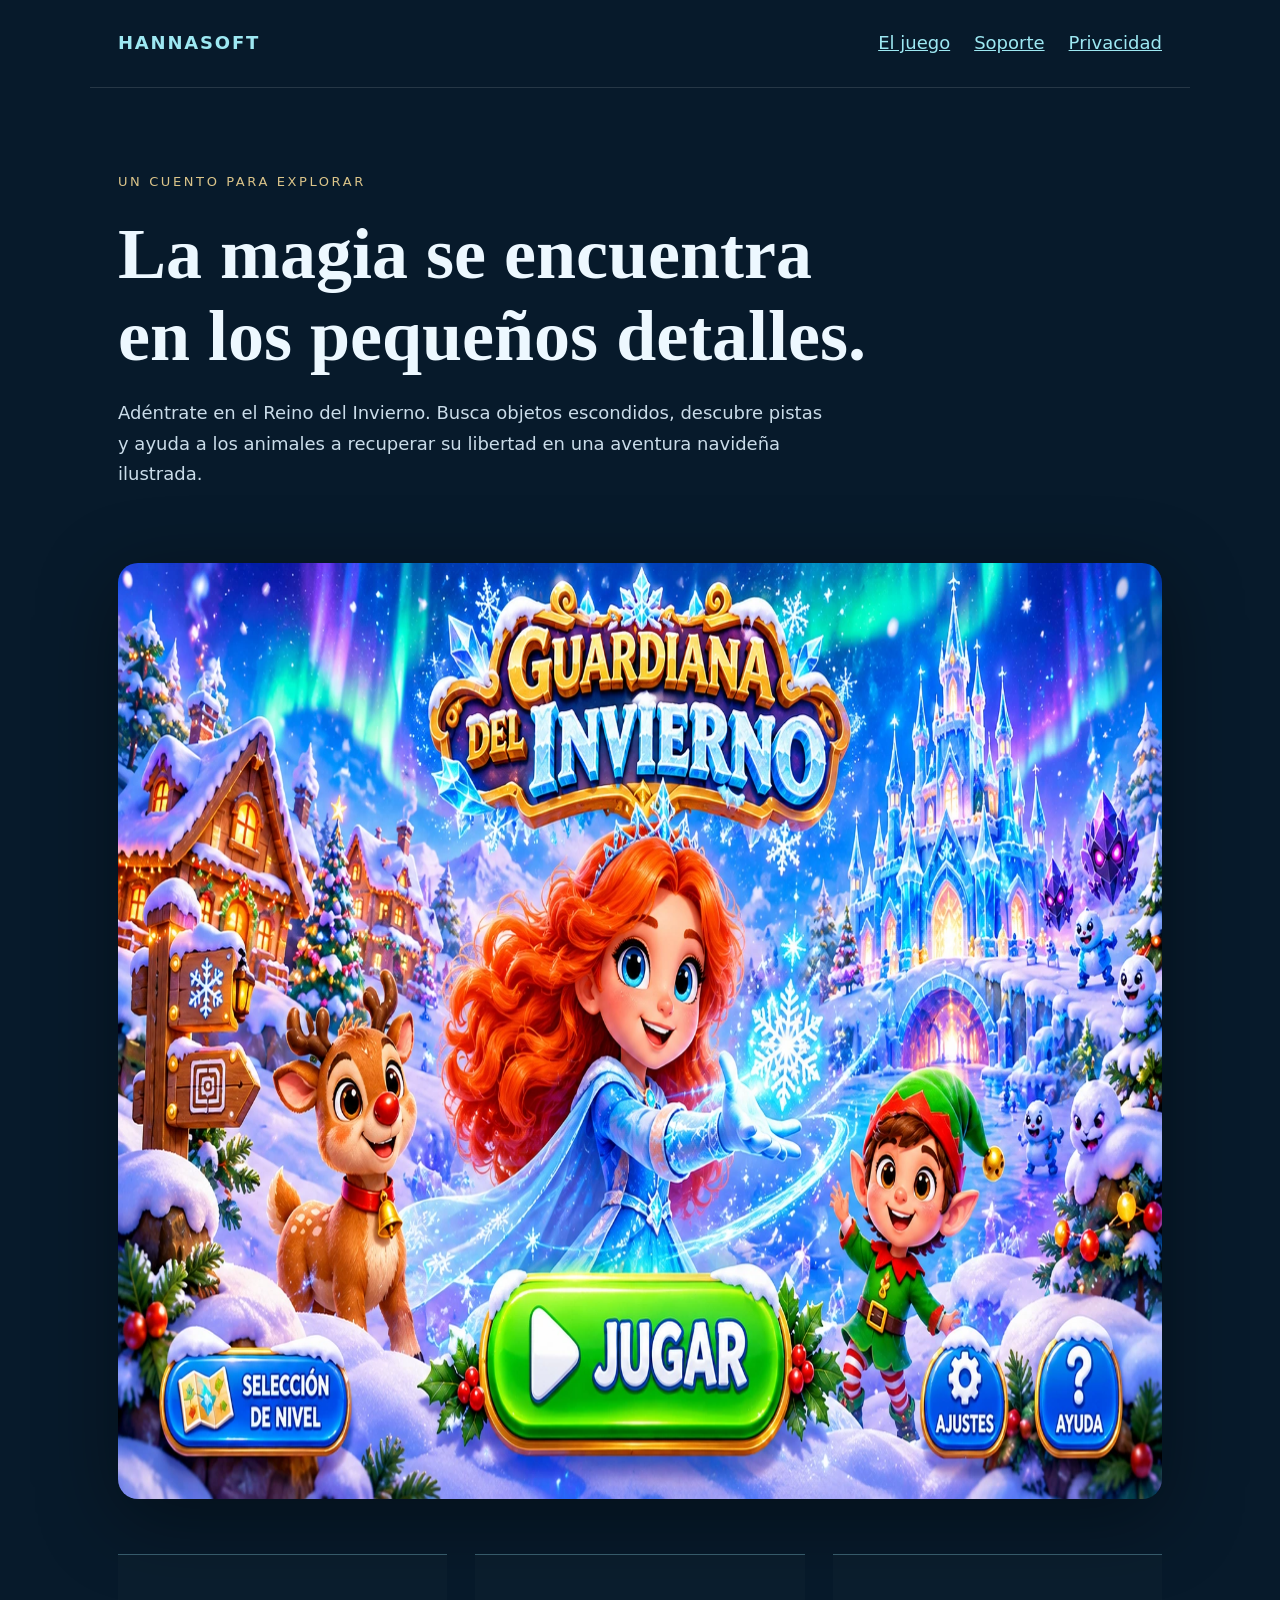
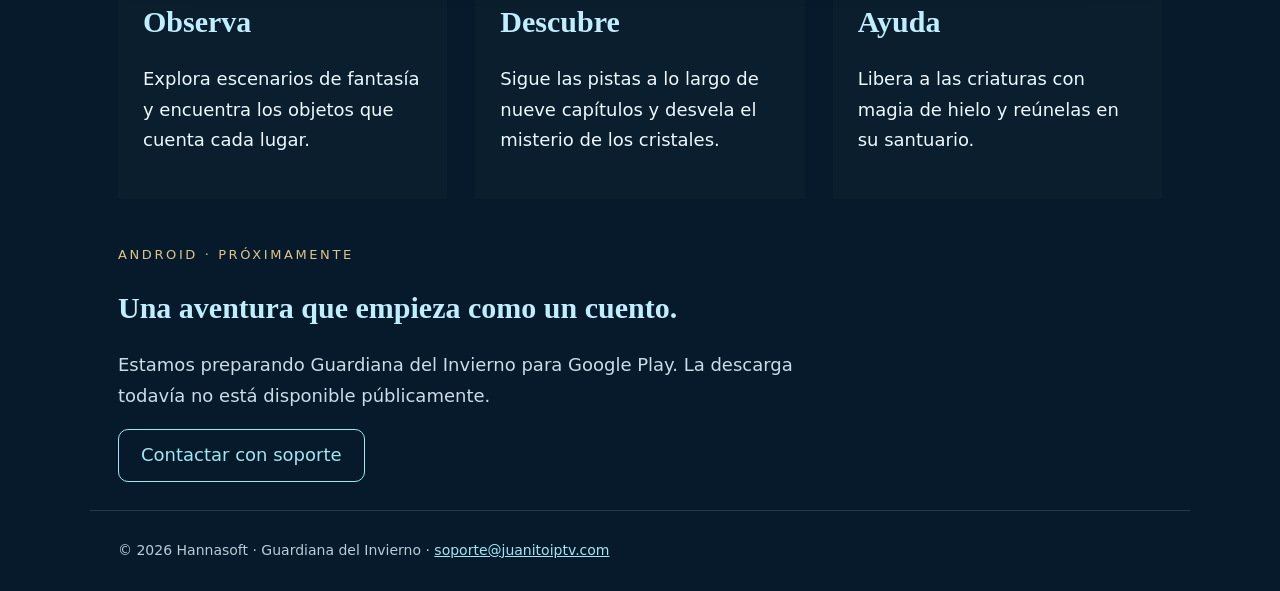
<file: index.html>
<!doctype html><html lang="es"><head><meta charset="utf-8"><meta name="viewport" content="width=device-width,initial-scale=1"><meta name="description" content="Hannasoft. Guardiana del Invierno: una aventura ilustrada de objetos ocultos y magia invernal."><title>Guardiana del Invierno · Hannasoft</title><link rel="stylesheet" href="style.css"></head><body><header><a href="index.html" style="text-decoration:none;font-weight:750;letter-spacing:.1em">HANNASOFT</a><nav><a href="index.html">El juego</a><a href="soporte.html">Soporte</a><a href="privacidad.html">Privacidad</a></nav></header><main><section class="hero"><div class="eyebrow">Un cuento para explorar</div><h1>La magia se encuentra<br>en los pequeños detalles.</h1><p class="intro">Adéntrate en el Reino del Invierno. Busca objetos escondidos, descubre pistas y ayuda a los animales a recuperar su libertad en una aventura navideña ilustrada.</p></section><img class="cover" src="cover.webp" alt="La Guardiana del Invierno, su reno y su duende ante un castillo de hielo bajo las auroras" width="1664" height="936"><section class="grid"><article class="card"><h2>Observa</h2><p>Explora escenarios de fantasía y encuentra los objetos que cuenta cada lugar.</p></article><article class="card"><h2>Descubre</h2><p>Sigue las pistas a lo largo de nueve capítulos y desvela el misterio de los cristales.</p></article><article class="card"><h2>Ayuda</h2><p>Libera a las criaturas con magia de hielo y reúnelas en su santuario.</p></article></section><section><div class="eyebrow">Android · Próximamente</div><h2>Una aventura que empieza como un cuento.</h2><p class="intro">Estamos preparando Guardiana del Invierno para Google Play. La descarga todavía no está disponible públicamente.</p><a class="button" href="soporte.html">Contactar con soporte</a></section></main><footer>© 2026 Hannasoft · Guardiana del Invierno · <a href="mailto:soporte@juanitoiptv.com">soporte@juanitoiptv.com</a></footer></body></html>
</file>
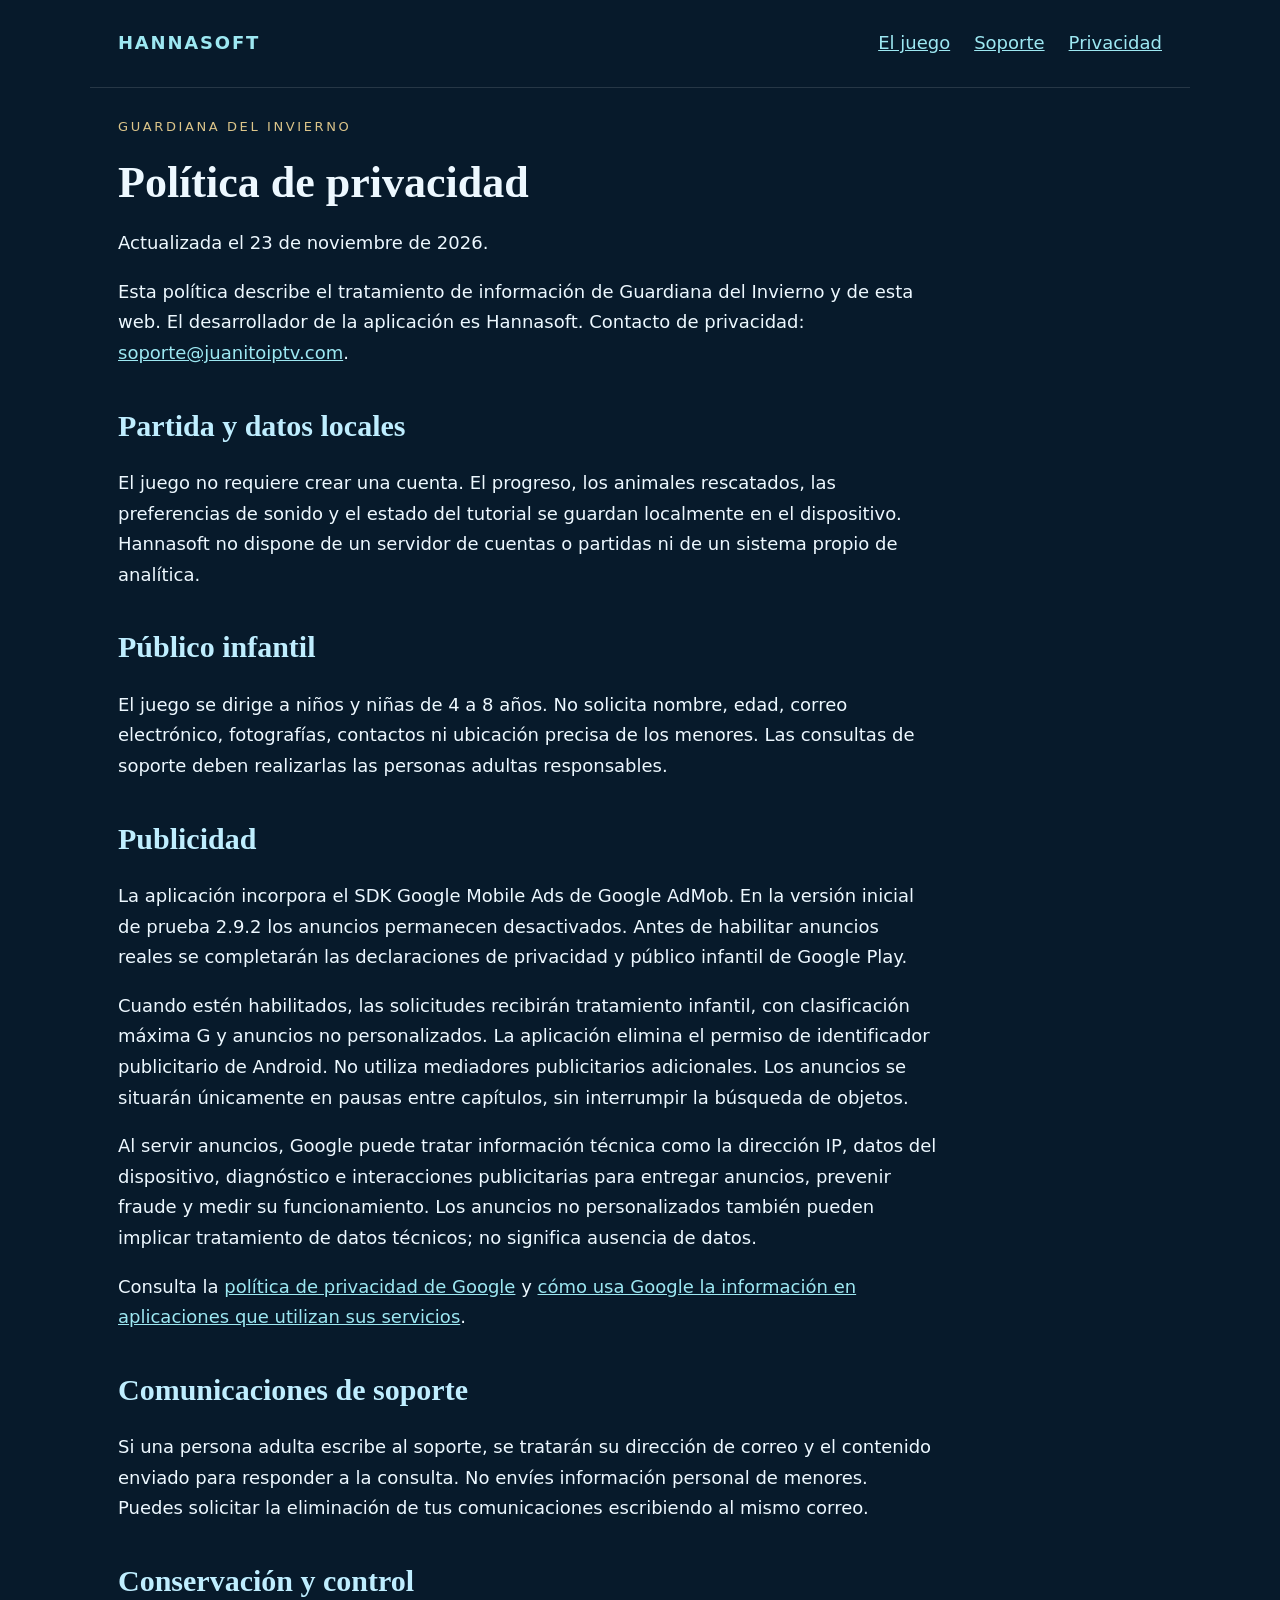
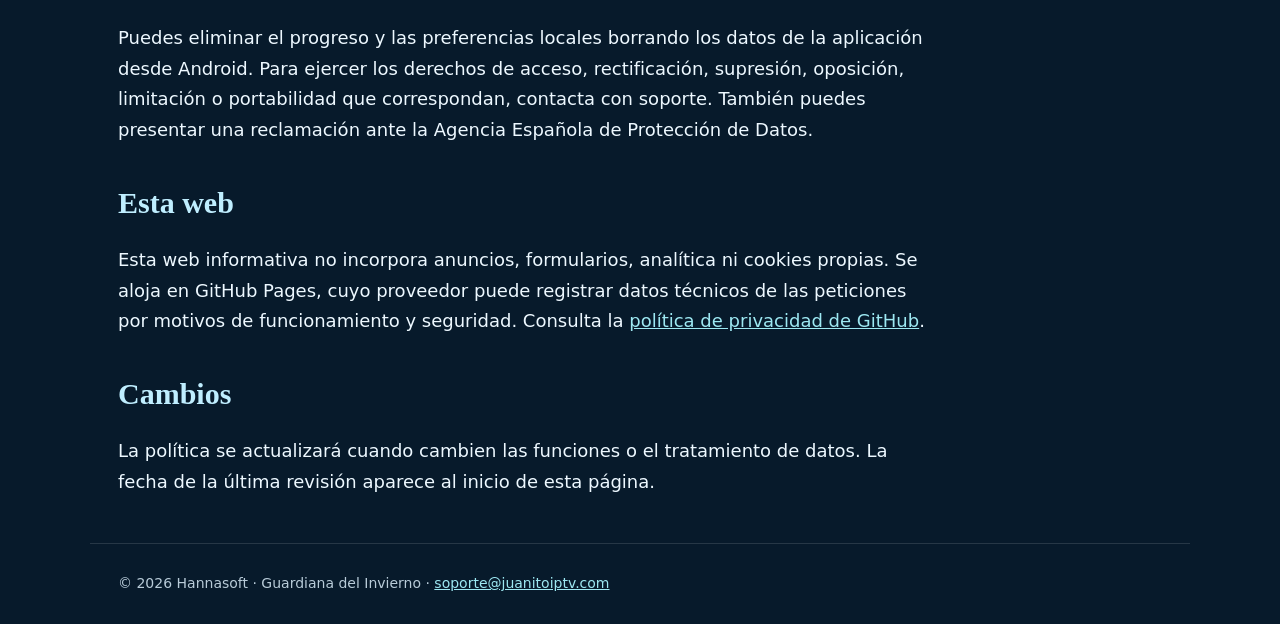
<file: privacidad.html>
<!doctype html><html lang="es"><head><meta charset="utf-8"><meta name="viewport" content="width=device-width,initial-scale=1"><meta name="description" content="Hannasoft. Guardiana del Invierno: una aventura ilustrada de objetos ocultos y magia invernal."><title>Política de privacidad · Hannasoft</title><link rel="stylesheet" href="style.css"></head><body><header><a href="index.html" style="text-decoration:none;font-weight:750;letter-spacing:.1em">HANNASOFT</a><nav><a href="index.html">El juego</a><a href="soporte.html">Soporte</a><a href="privacidad.html">Privacidad</a></nav></header><main><article class="paper"><div class="eyebrow">Guardiana del Invierno</div><h1>Política de privacidad</h1><p>Actualizada el 23 de noviembre de 2026.</p><p>Esta política describe el tratamiento de información de Guardiana del Invierno y de esta web. El desarrollador de la aplicación es Hannasoft. Contacto de privacidad: <a href="mailto:soporte@juanitoiptv.com">soporte@juanitoiptv.com</a>.</p><h2>Partida y datos locales</h2><p>El juego no requiere crear una cuenta. El progreso, los animales rescatados, las preferencias de sonido y el estado del tutorial se guardan localmente en el dispositivo. Hannasoft no dispone de un servidor de cuentas o partidas ni de un sistema propio de analítica.</p><h2>Público infantil</h2><p>El juego se dirige a niños y niñas de 4 a 8 años. No solicita nombre, edad, correo electrónico, fotografías, contactos ni ubicación precisa de los menores. Las consultas de soporte deben realizarlas las personas adultas responsables.</p><h2>Publicidad</h2><p>La aplicación incorpora el SDK Google Mobile Ads de Google AdMob. En la versión inicial de prueba 2.9.2 los anuncios permanecen desactivados. Antes de habilitar anuncios reales se completarán las declaraciones de privacidad y público infantil de Google Play.</p><p>Cuando estén habilitados, las solicitudes recibirán tratamiento infantil, con clasificación máxima G y anuncios no personalizados. La aplicación elimina el permiso de identificador publicitario de Android. No utiliza mediadores publicitarios adicionales. Los anuncios se situarán únicamente en pausas entre capítulos, sin interrumpir la búsqueda de objetos.</p><p>Al servir anuncios, Google puede tratar información técnica como la dirección IP, datos del dispositivo, diagnóstico e interacciones publicitarias para entregar anuncios, prevenir fraude y medir su funcionamiento. Los anuncios no personalizados también pueden implicar tratamiento de datos técnicos; no significa ausencia de datos.</p><p>Consulta la <a href="https://policies.google.com/privacy">política de privacidad de Google</a> y <a href="https://policies.google.com/technologies/partner-sites">cómo usa Google la información en aplicaciones que utilizan sus servicios</a>.</p><h2>Comunicaciones de soporte</h2><p>Si una persona adulta escribe al soporte, se tratarán su dirección de correo y el contenido enviado para responder a la consulta. No envíes información personal de menores. Puedes solicitar la eliminación de tus comunicaciones escribiendo al mismo correo.</p><h2>Conservación y control</h2><p>Puedes eliminar el progreso y las preferencias locales borrando los datos de la aplicación desde Android. Para ejercer los derechos de acceso, rectificación, supresión, oposición, limitación o portabilidad que correspondan, contacta con soporte. También puedes presentar una reclamación ante la Agencia Española de Protección de Datos.</p><h2>Esta web</h2><p>Esta web informativa no incorpora anuncios, formularios, analítica ni cookies propias. Se aloja en GitHub Pages, cuyo proveedor puede registrar datos técnicos de las peticiones por motivos de funcionamiento y seguridad. Consulta la <a href="https://docs.github.com/en/site-policy/privacy-policies/github-general-privacy-statement">política de privacidad de GitHub</a>.</p><h2>Cambios</h2><p>La política se actualizará cuando cambien las funciones o el tratamiento de datos. La fecha de la última revisión aparece al inicio de esta página.</p></article></main><footer>© 2026 Hannasoft · Guardiana del Invierno · <a href="mailto:soporte@juanitoiptv.com">soporte@juanitoiptv.com</a></footer></body></html>
</file>
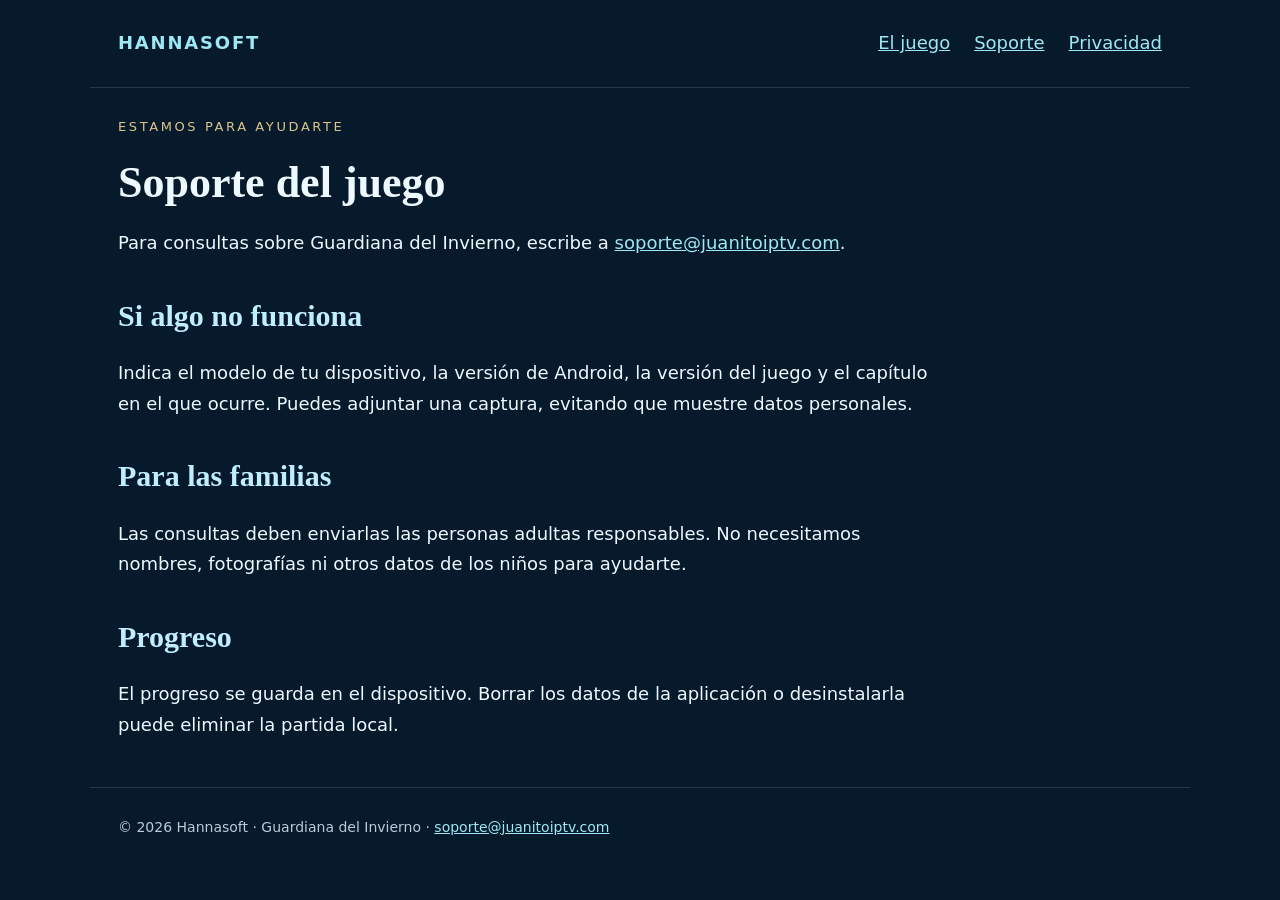
<file: soporte.html>
<!doctype html><html lang="es"><head><meta charset="utf-8"><meta name="viewport" content="width=device-width,initial-scale=1"><meta name="description" content="Hannasoft. Guardiana del Invierno: una aventura ilustrada de objetos ocultos y magia invernal."><title>Soporte · Hannasoft</title><link rel="stylesheet" href="style.css"></head><body><header><a href="index.html" style="text-decoration:none;font-weight:750;letter-spacing:.1em">HANNASOFT</a><nav><a href="index.html">El juego</a><a href="soporte.html">Soporte</a><a href="privacidad.html">Privacidad</a></nav></header><main><article class="paper"><div class="eyebrow">Estamos para ayudarte</div><h1>Soporte del juego</h1><p>Para consultas sobre Guardiana del Invierno, escribe a <a href="mailto:soporte@juanitoiptv.com">soporte@juanitoiptv.com</a>.</p><h2>Si algo no funciona</h2><p>Indica el modelo de tu dispositivo, la versión de Android, la versión del juego y el capítulo en el que ocurre. Puedes adjuntar una captura, evitando que muestre datos personales.</p><h2>Para las familias</h2><p>Las consultas deben enviarlas las personas adultas responsables. No necesitamos nombres, fotografías ni otros datos de los niños para ayudarte.</p><h2>Progreso</h2><p>El progreso se guarda en el dispositivo. Borrar los datos de la aplicación o desinstalarla puede eliminar la partida local.</p></article></main><footer>© 2026 Hannasoft · Guardiana del Invierno · <a href="mailto:soporte@juanitoiptv.com">soporte@juanitoiptv.com</a></footer></body></html>
</file>
<file: style.css>
*{box-sizing:border-box}body{margin:0;background:#071a2b;color:#edf8ff;font:18px/1.7 system-ui,sans-serif}a{color:#9de8f2}header,main,footer{max-width:1100px;margin:auto;padding:28px}header{display:flex;align-items:center;justify-content:space-between;border-bottom:1px solid #ffffff20}nav{display:flex;gap:24px}h1,h2{font-family:Georgia,serif;line-height:1.15}h1{font-size:clamp(36px,6vw,72px);margin:20px 0}h2{font-size:30px;color:#bfeeff}.eyebrow{letter-spacing:.2em;text-transform:uppercase;color:#dcc58a;font-size:13px}.hero{padding:55px 0}.cover{width:100%;border-radius:20px;box-shadow:0 20px 80px #0006}.intro{max-width:720px;color:#cadce9}.grid{display:grid;grid-template-columns:repeat(3,1fr);gap:28px;margin:45px 0}.card{padding:25px;border-top:1px solid #8dd6e655;background:#ffffff04}.paper{max-width:820px}.paper h1{font-size:44px}.paper h2{margin-top:40px}footer{font-size:14px;color:#b8cbd8;border-top:1px solid #ffffff20}.button{display:inline-block;padding:10px 22px;border:1px solid #9de8f2;border-radius:10px;text-decoration:none} @media(max-width:650px){header{display:block}nav{margin-top:15px;flex-wrap:wrap;gap:16px}.grid{grid-template-columns:1fr}.hero{padding:25px 0}}
</file>
